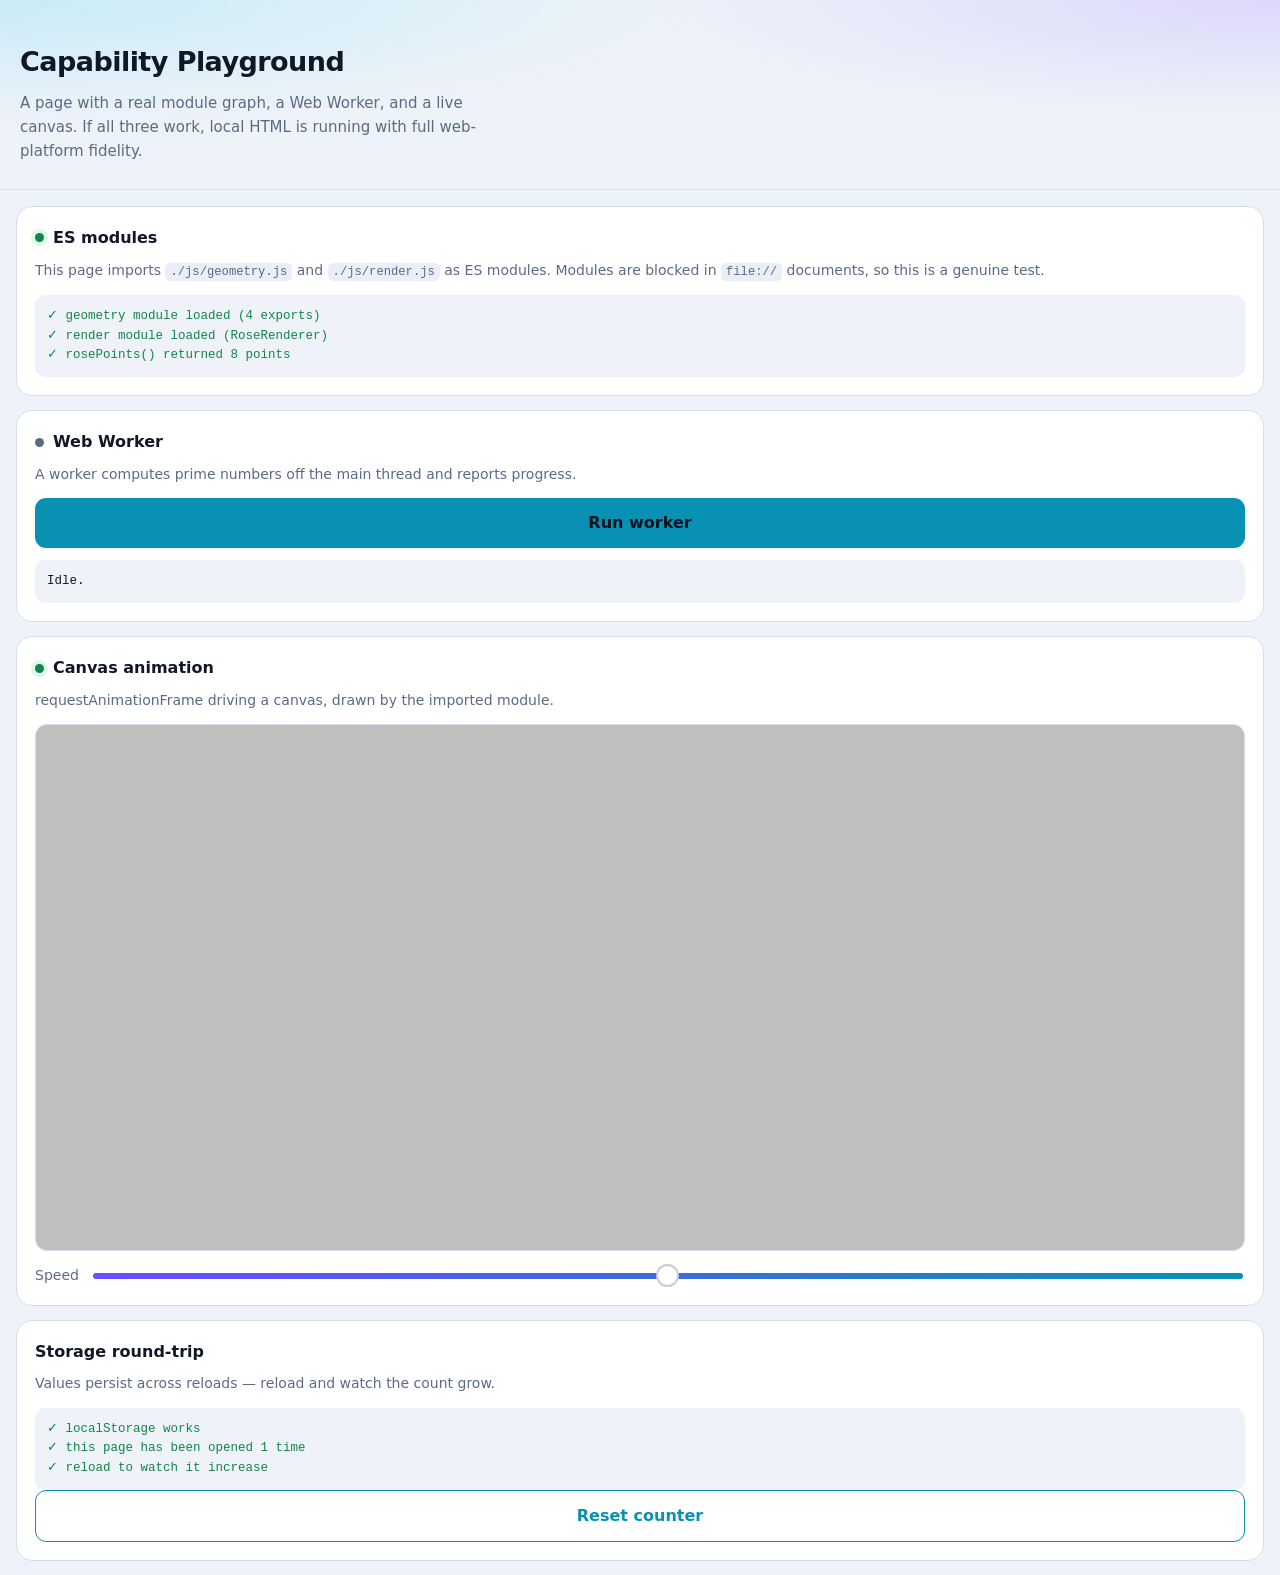
<file: PagePocket/Resources/Samples/Playground/index.html>
<!DOCTYPE html>
<html lang="en">
<head>
<meta charset="utf-8">
<meta name="viewport" content="width=device-width, initial-scale=1, viewport-fit=cover">
<title>Capability Playground</title>
<link rel="stylesheet" href="style.css">
</head>
<body>

<header>
  <h1>Capability Playground</h1>
  <p>
    A page with a real module graph, a Web Worker, and a live canvas.
    If all three work, local HTML is running with full web-platform fidelity.
  </p>
</header>

<main>

  <section class="panel">
    <h2><span class="dot" id="module-dot"></span> ES modules</h2>
    <p class="muted">
      This page imports <code>./js/geometry.js</code> and
      <code>./js/render.js</code> as ES modules. Modules are blocked in
      <code>file://</code> documents, so this is a genuine test.
    </p>
    <div id="module-result" class="result">Loading modules…</div>
  </section>

  <section class="panel">
    <h2><span class="dot" id="worker-dot"></span> Web Worker</h2>
    <p class="muted">
      A worker computes prime numbers off the main thread and reports progress.
    </p>
    <button id="run-worker">Run worker</button>
    <div id="worker-result" class="result">Idle.</div>
  </section>

  <section class="panel">
    <h2><span class="dot" id="canvas-dot"></span> Canvas animation</h2>
    <p class="muted">requestAnimationFrame driving a canvas, drawn by the imported module.</p>
    <canvas id="stage" width="600" height="260"></canvas>
    <div class="controls">
      <label for="speed">Speed</label>
      <input id="speed" type="range" min="0" max="200" value="100">
    </div>
  </section>

  <section class="panel">
    <h2>Storage round-trip</h2>
    <p class="muted">Values persist across reloads — reload and watch the count grow.</p>
    <div id="storage-result" class="result">Checking…</div>
    <button id="reset-storage" class="secondary">Reset counter</button>
  </section>

</main>

<script type="module" src="js/main.js"></script>
</body>
</html>
</file>
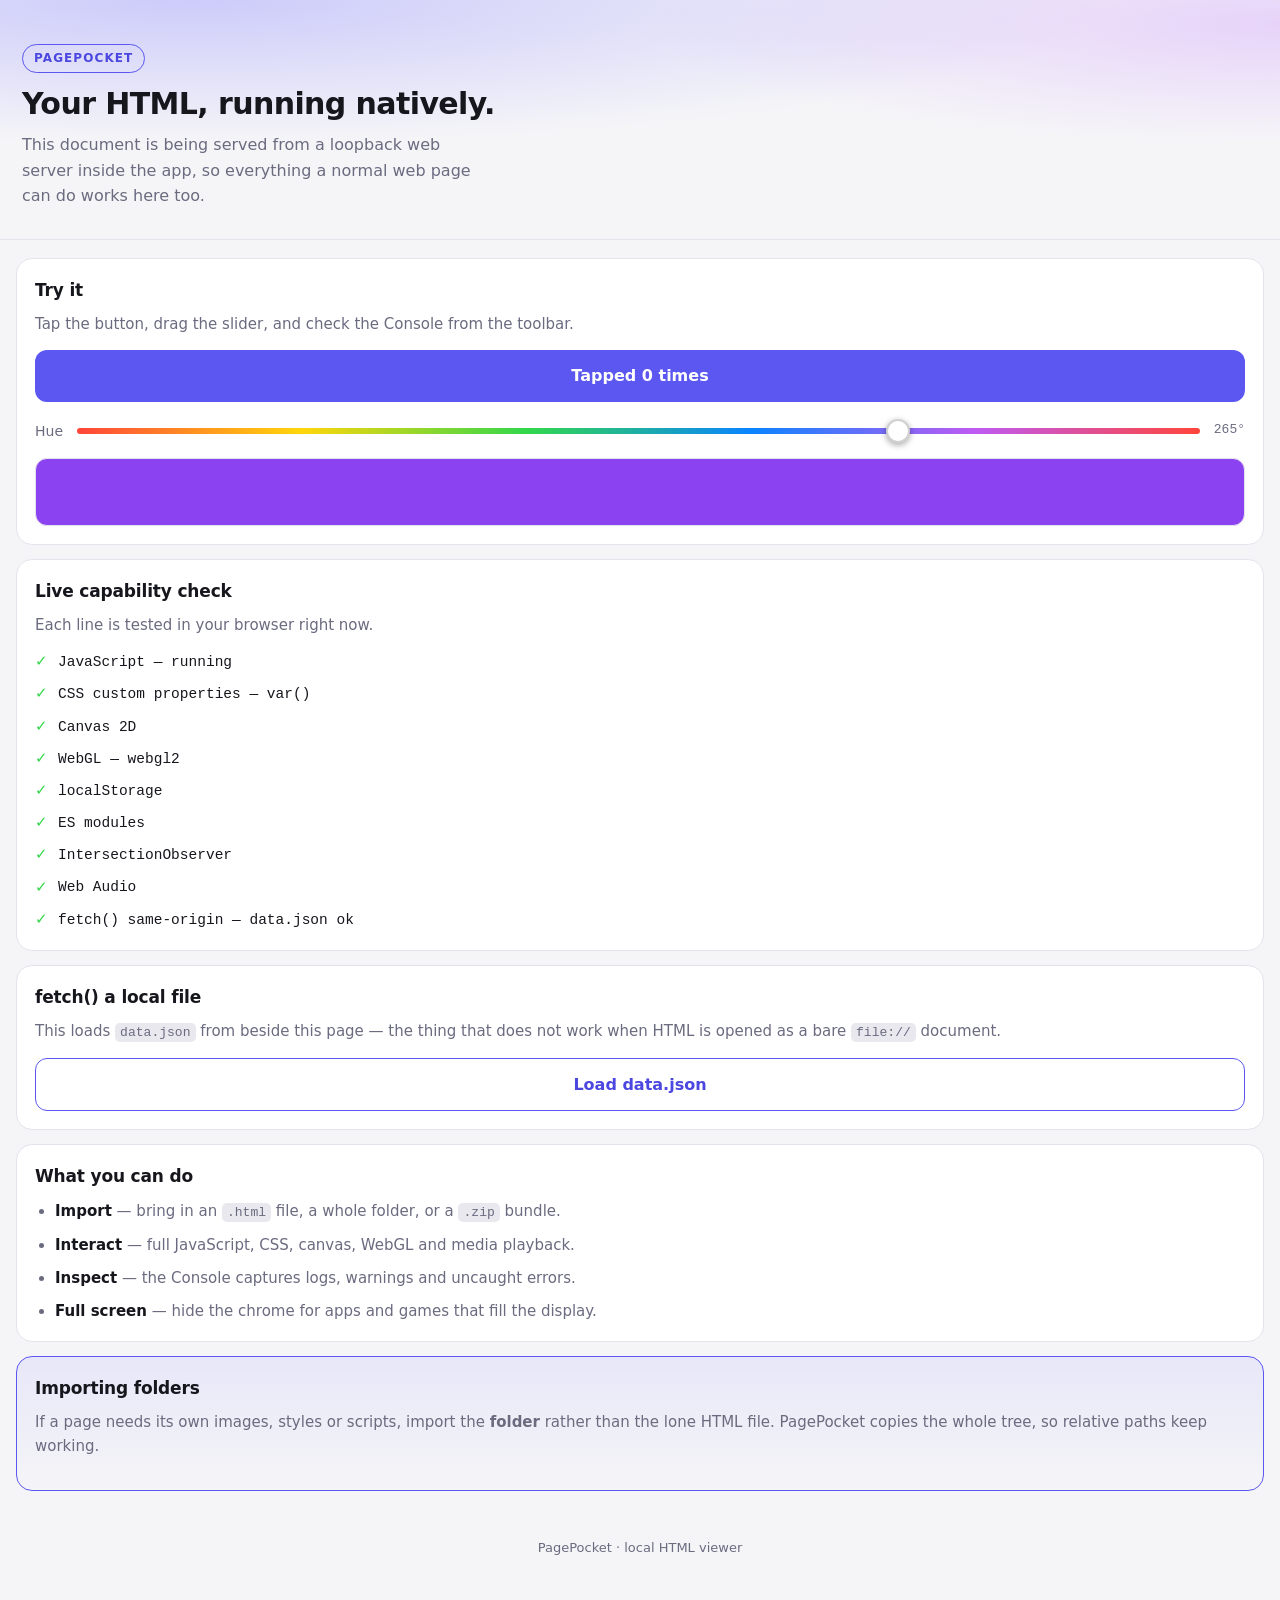
<file: PagePocket/Resources/Samples/Welcome/index.html>
<!DOCTYPE html>
<html lang="en">
<head>
<meta charset="utf-8">
<meta name="viewport" content="width=device-width, initial-scale=1, viewport-fit=cover">
<title>Welcome to PagePocket</title>
<link rel="stylesheet" href="style.css">
</head>
<body>

<header class="hero">
  <div class="badge">PagePocket</div>
  <h1>Your HTML, running natively.</h1>
  <p class="lede">
    This document is being served from a loopback web server inside the app,
    so everything a normal web page can do works here too.
  </p>
</header>

<main>

  <section class="card">
    <h2>Try it</h2>
    <p>Tap the button, drag the slider, and check the Console from the toolbar.</p>

    <button id="counter" class="primary">Tapped 0 times</button>

    <div class="slider-row">
      <label for="hue">Hue</label>
      <input id="hue" type="range" min="0" max="360" value="265">
      <output id="hue-value">265°</output>
    </div>

    <div id="swatch" class="swatch"></div>
  </section>

  <section class="card">
    <h2>Live capability check</h2>
    <p class="muted">Each line is tested in your browser right now.</p>
    <ul id="capabilities" class="checklist">
      <li class="pending">Running checks…</li>
    </ul>
  </section>

  <section class="card">
    <h2>fetch() a local file</h2>
    <p class="muted">
      This loads <code>data.json</code> from beside this page — the thing that
      does not work when HTML is opened as a bare <code>file://</code> document.
    </p>
    <button id="load-json" class="secondary">Load data.json</button>
    <pre id="json-output" class="output" hidden></pre>
  </section>

  <section class="card">
    <h2>What you can do</h2>
    <ul class="features">
      <li><strong>Import</strong> — bring in an <code>.html</code> file, a whole folder, or a <code>.zip</code> bundle.</li>
      <li><strong>Interact</strong> — full JavaScript, CSS, canvas, WebGL and media playback.</li>
      <li><strong>Inspect</strong> — the Console captures logs, warnings and uncaught errors.</li>
      <li><strong>Full screen</strong> — hide the chrome for apps and games that fill the display.</li>
    </ul>
  </section>

  <section class="card tip">
    <h2>Importing folders</h2>
    <p>
      If a page needs its own images, styles or scripts, import the
      <strong>folder</strong> rather than the lone HTML file. PagePocket copies
      the whole tree, so relative paths keep working.
    </p>
  </section>

</main>

<footer>
  <p>PagePocket · local HTML viewer</p>
</footer>

<script src="app.js"></script>
</body>
</html>
</file>
<file: PagePocket/Resources/Samples/Playground/style.css>
:root {
  --bg: #0b0f19;
  --panel: #131a29;
  --edge: #22304a;
  --text: #e8eefc;
  --muted: #8fa3c4;
  --cyan: #34d3ee;
  --violet: #9b7dff;
  --green: #3ddc84;
  --amber: #ffc453;
}

@media (prefers-color-scheme: light) {
  :root {
    --bg: #eef2f9; --panel: #fff; --edge: #d5deee;
    --text: #101828; --muted: #5a6b85; --cyan: #0891b2;
    --violet: #6d4aff; --green: #12854a; --amber: #b45309;
  }
}

* { box-sizing: border-box; }

body {
  margin: 0;
  background: var(--bg);
  color: var(--text);
  font: 16px/1.6 -apple-system, BlinkMacSystemFont, "SF Pro Text", system-ui, sans-serif;
  padding-bottom: env(safe-area-inset-bottom);
}

header {
  padding: 40px 20px 26px;
  background:
    radial-gradient(100% 120% at 0% 0%, rgba(52,211,238,.20), transparent 55%),
    radial-gradient(90% 110% at 100% 0%, rgba(155,125,255,.22), transparent 55%);
  border-bottom: 1px solid var(--edge);
}

h1 { font-size: 27px; letter-spacing: -.02em; margin: 0 0 8px; }
header p { margin: 0; color: var(--muted); font-size: 15px; max-width: 48ch; }

main { padding: 16px; display: grid; gap: 14px; }

.panel {
  background: var(--panel);
  border: 1px solid var(--edge);
  border-radius: 16px;
  padding: 18px;
}

.panel h2 {
  font-size: 16px;
  margin: 0 0 8px;
  display: flex;
  align-items: center;
  gap: 9px;
}

.dot {
  width: 9px; height: 9px;
  border-radius: 50%;
  background: var(--muted);
  flex: none;
  transition: background .25s ease, box-shadow .25s ease;
}

.dot.ok { background: var(--green); box-shadow: 0 0 0 4px rgba(61,220,132,.18); }
.dot.bad { background: #ff5d5d; box-shadow: 0 0 0 4px rgba(255,93,93,.18); }
.dot.busy { background: var(--amber); box-shadow: 0 0 0 4px rgba(255,196,83,.18); }

.muted { color: var(--muted); font-size: 14px; margin: 0 0 13px; }

code {
  font-family: ui-monospace, SFMono-Regular, Menlo, monospace;
  font-size: .87em;
  background: rgba(127,150,200,.16);
  padding: 2px 5px;
  border-radius: 5px;
}

.result {
  font-family: ui-monospace, SFMono-Regular, Menlo, monospace;
  font-size: 12.5px;
  line-height: 1.55;
  background: rgba(127,150,200,.12);
  border-radius: 10px;
  padding: 12px;
  white-space: pre-wrap;
  word-break: break-word;
  margin-top: 12px;
}

.result.ok { color: var(--green); }
.result.bad { color: #ff7b7b; }

button {
  font: inherit;
  font-weight: 600;
  color: #06121f;
  background: var(--cyan);
  border: none;
  border-radius: 11px;
  padding: 12px 16px;
  width: 100%;
  cursor: pointer;
  -webkit-tap-highlight-color: transparent;
}

button.secondary {
  background: transparent;
  color: var(--cyan);
  border: 1.5px solid var(--cyan);
}

button:active { filter: brightness(1.12); }

canvas {
  width: 100%;
  height: auto;
  border-radius: 12px;
  background: rgba(0,0,0,.25);
  display: block;
  border: 1px solid var(--edge);
}

.controls {
  display: grid;
  grid-template-columns: auto 1fr;
  align-items: center;
  gap: 12px;
  margin-top: 13px;
  font-size: 14px;
  color: var(--muted);
}

input[type="range"] {
  -webkit-appearance: none;
  appearance: none;
  height: 6px;
  border-radius: 3px;
  background: linear-gradient(90deg, var(--violet), var(--cyan));
}

input[type="range"]::-webkit-slider-thumb {
  -webkit-appearance: none;
  width: 23px; height: 23px;
  border-radius: 50%;
  background: #fff;
  border: 2px solid rgba(0,0,0,.2);
}
</file>
<file: PagePocket/Resources/Samples/Welcome/style.css>
:root {
  --bg: #0d0d12;
  --card: #17171f;
  --card-edge: #262633;
  --text: #f2f2f7;
  --muted: #9a9aae;
  --accent: #6f6bff;
  --accent-soft: #8b87ff;
  --good: #32d74b;
  --bad: #ff453a;
  --mono: ui-monospace, SFMono-Regular, "SF Mono", Menlo, monospace;
}

@media (prefers-color-scheme: light) {
  :root {
    --bg: #f5f5f8;
    --card: #ffffff;
    --card-edge: #e3e3ec;
    --text: #16161d;
    --muted: #6b6b80;
    --accent: #5b57f0;
    --accent-soft: #4b47e0;
  }
}

* { box-sizing: border-box; }

html { -webkit-text-size-adjust: 100%; }

body {
  margin: 0;
  padding: 0 0 env(safe-area-inset-bottom);
  background: var(--bg);
  color: var(--text);
  font: 16px/1.6 -apple-system, BlinkMacSystemFont, "SF Pro Text", system-ui, sans-serif;
}

.hero {
  padding: 44px 22px 30px;
  background:
    radial-gradient(120% 100% at 15% 0%, rgba(111,107,255,.30), transparent 60%),
    radial-gradient(90% 90% at 100% 10%, rgba(180,90,255,.22), transparent 55%);
  border-bottom: 1px solid var(--card-edge);
}

.badge {
  display: inline-block;
  font-size: 12px;
  font-weight: 650;
  letter-spacing: .09em;
  text-transform: uppercase;
  color: var(--accent-soft);
  border: 1px solid var(--accent);
  border-radius: 999px;
  padding: 4px 11px;
  margin-bottom: 14px;
}

h1 {
  font-size: 30px;
  line-height: 1.16;
  letter-spacing: -.02em;
  margin: 0 0 10px;
}

.lede { color: var(--muted); margin: 0; max-width: 46ch; }

main { padding: 18px 16px 8px; display: grid; gap: 14px; }

.card {
  background: var(--card);
  border: 1px solid var(--card-edge);
  border-radius: 16px;
  padding: 18px;
}

.card h2 { font-size: 17px; margin: 0 0 8px; letter-spacing: -.01em; }

.card p { margin: 0 0 14px; color: var(--muted); font-size: 15px; }

.muted { color: var(--muted); font-size: 14px; }

code {
  font-family: var(--mono);
  font-size: .87em;
  background: rgba(127,127,160,.18);
  padding: 2px 5px;
  border-radius: 5px;
}

button {
  font: inherit;
  font-weight: 600;
  border: none;
  border-radius: 12px;
  padding: 13px 18px;
  color: #fff;
  background: var(--accent);
  width: 100%;
  cursor: pointer;
  -webkit-tap-highlight-color: transparent;
  transition: transform .12s ease, filter .12s ease;
}

button:active { transform: scale(.985); filter: brightness(1.1); }

button.secondary {
  background: transparent;
  color: var(--accent-soft);
  border: 1.5px solid var(--accent);
}

.slider-row {
  display: grid;
  grid-template-columns: auto 1fr auto;
  align-items: center;
  gap: 12px;
  margin-top: 18px;
  font-size: 14px;
  color: var(--muted);
}

input[type="range"] {
  -webkit-appearance: none;
  appearance: none;
  height: 6px;
  border-radius: 3px;
  background: linear-gradient(90deg, #ff453a, #ffd60a, #32d74b, #0a84ff, #bf5af2, #ff453a);
  outline: none;
}

input[type="range"]::-webkit-slider-thumb {
  -webkit-appearance: none;
  width: 24px; height: 24px;
  border-radius: 50%;
  background: #fff;
  border: 2px solid rgba(0,0,0,.18);
  box-shadow: 0 2px 6px rgba(0,0,0,.35);
}

output { font-family: var(--mono); font-size: 13px; min-width: 4ch; text-align: right; }

.swatch {
  height: 68px;
  border-radius: 12px;
  margin-top: 16px;
  background: hsl(265 85% 60%);
  transition: background .08s linear;
  border: 1px solid var(--card-edge);
}

.checklist { list-style: none; padding: 0; margin: 0; display: grid; gap: 9px; }

.checklist li {
  display: flex;
  align-items: center;
  gap: 10px;
  font-size: 14.5px;
  font-family: var(--mono);
}

.checklist li::before {
  content: "•";
  color: var(--muted);
  font-size: 20px;
  line-height: 1;
}

.checklist li.pass::before { content: "✓"; color: var(--good); font-size: 15px; }
.checklist li.fail::before { content: "✕"; color: var(--bad); font-size: 15px; }
.checklist li.pending::before { content: "…"; color: var(--muted); }

.output {
  font-family: var(--mono);
  font-size: 12.5px;
  line-height: 1.5;
  background: rgba(127,127,160,.13);
  border-radius: 10px;
  padding: 12px;
  margin: 12px 0 0;
  overflow-x: auto;
  white-space: pre-wrap;
  word-break: break-word;
  color: var(--text);
}

.features { padding-left: 20px; margin: 0; display: grid; gap: 9px; font-size: 15px; }
.features li { color: var(--muted); }
.features strong { color: var(--text); }

.tip { border-color: var(--accent); background: linear-gradient(180deg, rgba(111,107,255,.10), transparent); }

footer {
  padding: 26px 20px 34px;
  text-align: center;
  color: var(--muted);
  font-size: 13px;
}
</file>
